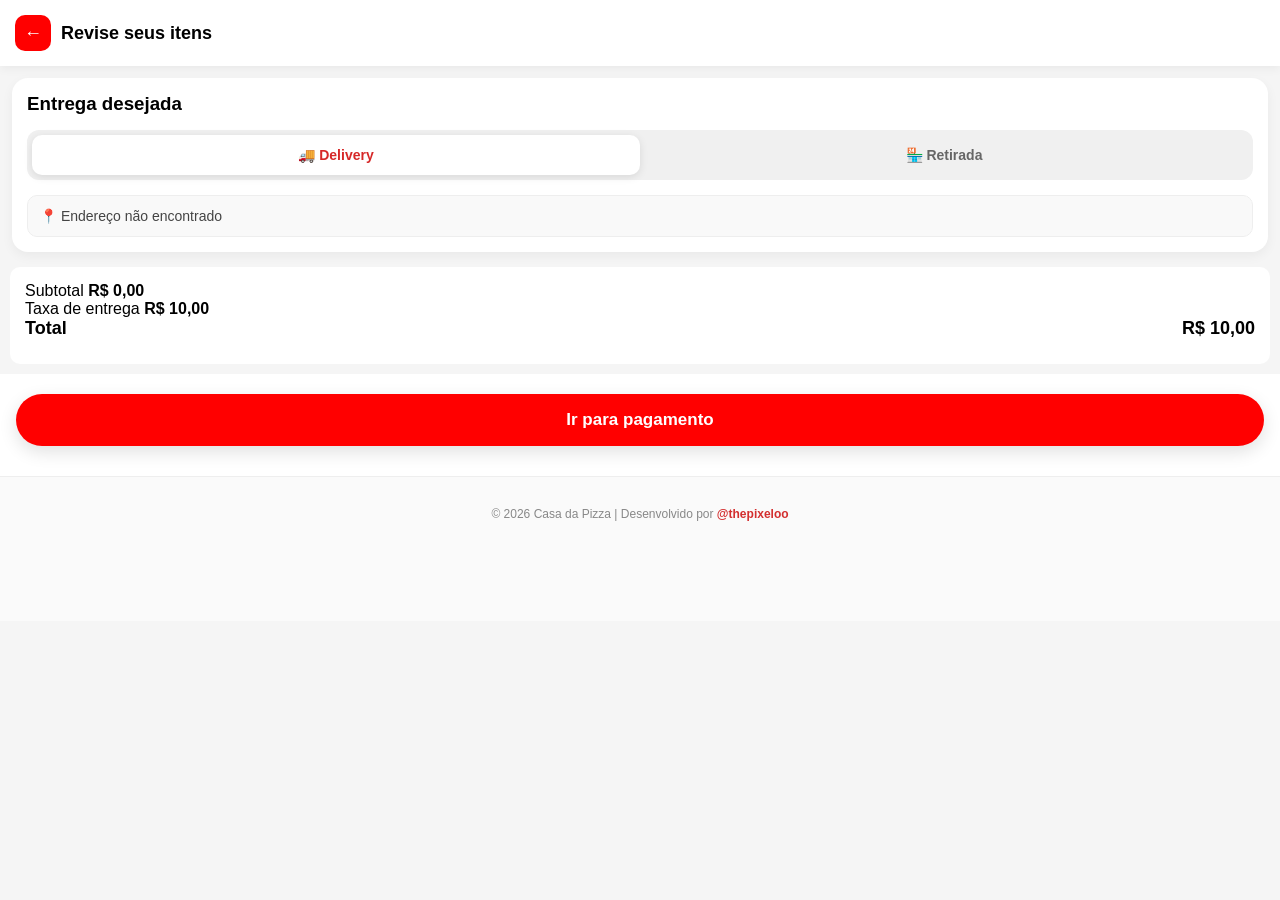
<file: Nova pasta/carrinho.html>
<!DOCTYPE html>
<html lang="pt-BR">
<head>
<meta charset="UTF-8">
<meta name="viewport" content="width=device-width, initial-scale=1.0">
<title>Carrinho</title>
<link rel="stylesheet" href="style.css">
<link rel="icon" href="favicon.png" type="image/png">
<style>
  .delivery-toggle {
    display: flex;
    background: #f0f0f0;
    border-radius: 12px;
    padding: 5px;
    margin-top: 15px;
    margin-bottom: 15px;
  }
  .toggle-btn {
    flex: 1;
    text-align: center;
    padding: 12px 0;
    font-size: 14px;
    font-weight: 600;
    color: #666;
    border-radius: 10px;
    cursor: pointer;
    transition: all 0.3s ease;
  }
  .toggle-btn.ativa {
    background: #fff;
    color: #d62828;
    box-shadow: 0 2px 8px rgba(0,0,0,0.1);
  }
  .endereco-entrega {
    font-size: 14px;
    color: #444;
    background: #f9f9f9;
    padding: 12px;
    border-radius: 10px;
    border: 1px solid #eee;
    margin-top: 5px;
  }
</style>
</head>

<body>

    <div class="checkout-header">
  <button class="back-btn" onclick="history.back()">
    <span class="arrow">←</span>
  </button>
  <h1>Revise seus itens</h1>
</div>

<section id="itensCarrinho"></section>

<section class="card entrega">
  <h3>Entrega desejada</h3>

  <div class="delivery-toggle">
    <div class="toggle-btn ativa" id="btn-delivery" onclick="setEntrega('delivery')">
      🚚 Delivery
    </div>
    <div class="toggle-btn" id="btn-retirada" onclick="setEntrega('retirada')">
      🏪 Retirada
    </div>
  </div>

  <p class="endereco-entrega">
     <span id="endereco"></span>
  </p>
</section>

<section class="resumo">
  <div>
    <span>Subtotal</span>
    <strong id="subtotal">R$ 0,00</strong>
  </div>

  <div>
    <span>Taxa de entrega</span>
    <strong id="frete-text">R$ 10,00</strong>
  </div>

  <div class="total">
    <span>Total</span>
    <strong id="total">R$ 0,00</strong>
  </div>
</section>

<div class="payment-area">
  <button class="pay-btn" onclick="finalizarPedido()">Ir para pagamento</button>
</div>

<footer style="text-align: center; padding: 30px 10px 100px 10px; font-size: 12px; color: #888; background: #fafafa; border-top: 1px solid #eee;">
  © 2026 Casa da Pizza | Desenvolvido por <a href="https://www.instagram.com/thepixeloo/" target="_blank" style="color: #d32f2f; text-decoration: none; font-weight: bold;">@thepixeloo</a>
</footer>

<script>
let carrinho = JSON.parse(localStorage.getItem("carrinho")) || [];

carrinho = carrinho.filter(item =>
  item && item.nome && item.preco && !isNaN(item.preco)
);

// Atualiza o localStorage removendo os itens quebrados
localStorage.setItem("carrinho", JSON.stringify(carrinho));

const container = document.getElementById("itensCarrinho");

function renderCarrinho(){

  container.innerHTML = "";
  let subtotal = 0;

  carrinho.forEach((item, i) => {

    const precoUnit = parseFloat(item.preco);
const qtd = item.qtd || 1;
const totalItem = precoUnit * qtd;

subtotal += totalItem;

    container.innerHTML += `
      <div class="item">
        <img src="${item.img || 'https://images.unsplash.com/photo-1565299624946-b28f40a0ae38'}">

        <div>
          <h4>${item.nome}</h4>
          <p>${item.sabor || ""}${item.preparo ? " • Opção: " + item.preparo : ""}</p>

          ${item.observacao ? `<small>📝 ${item.observacao}</small>` : ""}

          <p class="preco">R$ ${(precoUnit * qtd).toFixed(2)}</p>
        </div>

        <div class="qtd-box">
  <button onclick="menos(${i})">−</button>
  <span>${item.qtd || 1}</span>
  <button onclick="mais(${i})">+</button>
</div>
    `;
  });

  const tipoEntrega = localStorage.getItem("tipoEntrega") || "delivery";
  const frete = tipoEntrega === "retirada" ? 0 : (parseFloat(localStorage.getItem("freteUsuario")) || 10);
  
  document.getElementById("subtotal").innerText = "R$ " + subtotal.toFixed(2).replace('.', ',');
  document.getElementById("frete-text").innerText = tipoEntrega === "retirada" ? "Grátis" : ("R$ " + frete.toFixed(2).replace('.', ','));
  document.getElementById("total").innerText = "R$ " + (subtotal + frete).toFixed(2).replace('.', ',');
}

function remover(i){
  carrinho.splice(i,1);
  localStorage.setItem("carrinho",JSON.stringify(carrinho));
  renderCarrinho();
}

function mais(i){
  carrinho[i].qtd = (carrinho[i].qtd || 1) + 1;
  localStorage.setItem("carrinho", JSON.stringify(carrinho));
  renderCarrinho();
}

function menos(i){
  if((carrinho[i].qtd || 1) > 1){
    carrinho[i].qtd--;
    localStorage.setItem("carrinho", JSON.stringify(carrinho));
    renderCarrinho();
  } else {
    remover(i);
  }
}

renderCarrinho();

function setEntrega(tipo) {
  const btnDelivery = document.getElementById("btn-delivery");
  const btnRetirada = document.getElementById("btn-retirada");
  const enderecoEl = document.getElementById("endereco");

  localStorage.setItem("tipoEntrega", tipo);

  if (tipo === 'retirada') {
    btnRetirada.classList.add("ativa");
    btnDelivery.classList.remove("ativa");
    enderecoEl.textContent = "📍 Retirada: Rua Odilio de Medeiros 210 (Chatuba)";
  } else {
    btnDelivery.classList.add("ativa");
    btnRetirada.classList.remove("ativa");
    const enderecoSalvo = localStorage.getItem("enderecoUsuario");
    enderecoEl.textContent = enderecoSalvo ? `📍 ${enderecoSalvo}` : "📍 Endereço não encontrado";
  }

  renderCarrinho();
}

// Inicializa a entrega corretamente
const tipoAtual = localStorage.getItem("tipoEntrega") || "delivery";
setEntrega(tipoAtual);

window.addEventListener("storage", () => {
  const tipoAtual = localStorage.getItem("tipoEntrega") || "delivery";
  if (tipoAtual === "delivery") {
    const enderecoSalvo = localStorage.getItem("enderecoUsuario");
    const enderecoEl = document.getElementById("endereco");
    if (enderecoEl && enderecoSalvo) {
      enderecoEl.textContent = `📍 ${enderecoSalvo}`;
    }
  }
});

function finalizarPedido() {
  const carrinho = JSON.parse(localStorage.getItem("carrinho")) || [];
  const endereco = localStorage.getItem("enderecoUsuario");

  if (carrinho.length === 0) {
    alert("Seu carrinho está vazio 🛒");
    return;
  }

  const tipoEntrega = localStorage.getItem("tipoEntrega") || "delivery";
  if (tipoEntrega === "delivery" && !endereco) {
    alert("Por favor, selecione um endereço 📍");
    return;
  }

  // tudo certo → vai para pagamento
  window.location.href = "pagamento.html";
}



</script>

</body>
</html>
</file>
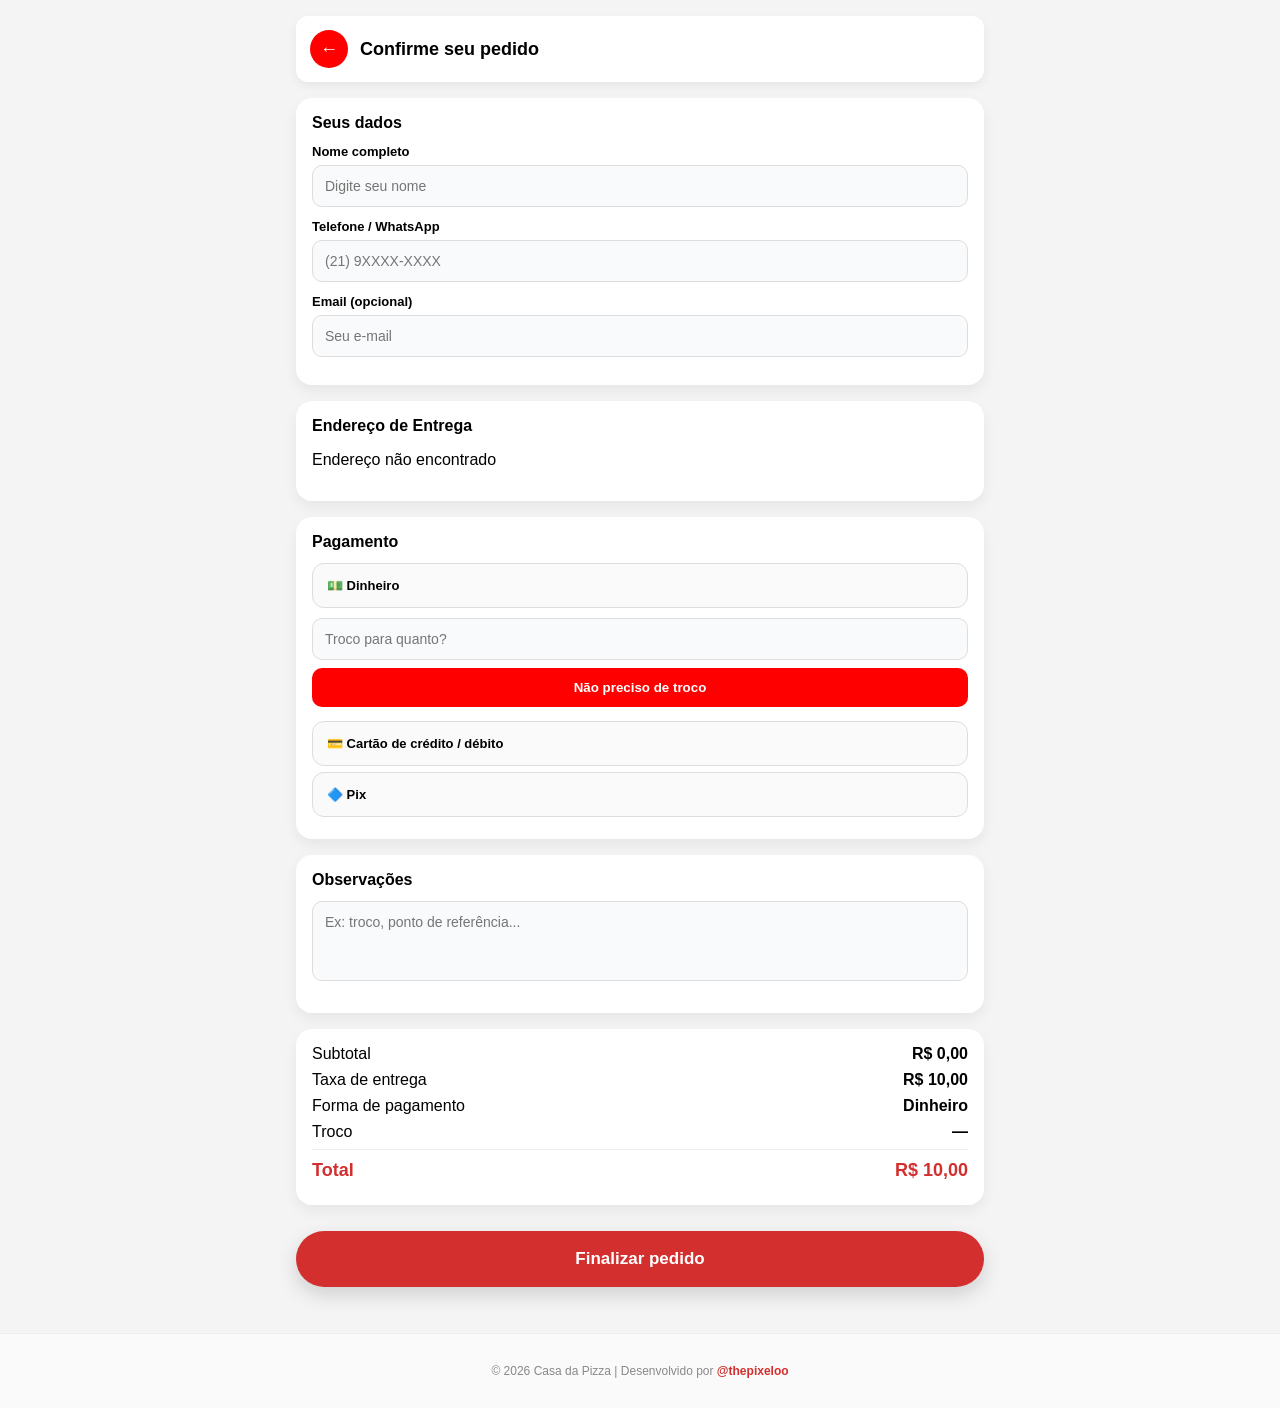
<file: Nova pasta/pagamento.html>
<!DOCTYPE html>
<html lang="pt-BR">

<head>
  <meta charset="UTF-8">
  <meta name="viewport" content="width=device-width, initial-scale=1.0">
  <title>Pagamento</title>
  <link rel="stylesheet" href="pagamento.css">
  <link rel="icon" href="favicon.png" type="image/png">
</head>

<body>

  <div class="container">

    <header class="header">
      <button onclick="history.back()">←</button>
      <h2>Confirme seu pedido</h2>
    </header>

    <!-- SEUS DADOS -->
    <section class="card">
      <h3>Seus dados</h3>

      <label>Nome completo</label>
      <input type="text" id="nomeCliente" placeholder="Digite seu nome" required>

      <label>Telefone / WhatsApp</label>
      <input type="tel" id="telefoneCliente" placeholder="(21) 9XXXX-XXXX" required inputmode="numeric">

      <label>Email (opcional)</label>
      <input type="email" id="emailCliente" placeholder="Seu e-mail">
    </section>

    <!-- ENDEREÇO -->
    <section class="card">
      <h3 id="tituloEndereco">Endereço de Entrega</h3>
      <p id="endereco">Carregando endereço...</p>
    </section>

    <!-- PAGAMENTO -->
    <section class="card">
      <h3>Pagamento</h3>

      <label class="opcao">
        <input type="radio" name="pagamento" value="dinheiro" checked onchange="trocoToggle()">
        💵 Dinheiro
      </label>

      <div id="trocoBox" class="troco-box">
        <input type="radio" name="pagamento" value="dinheiro" checked onchange="trocoToggle()">
        <input type="text" id="trocoPara" placeholder="Troco para quanto?" inputmode="numeric">
        <button type="button" onclick="semTroco()">Não preciso de troco</button>
      </div>

      <label class="opcao">
        <input type="radio" name="pagamento" value="cartao" onchange="trocoToggle()">
        💳 Cartão de crédito / débito
      </label>

      <label class="opcao">
        <input type="radio" name="pagamento" value="pix" onchange="pagamentoToggle()">
        🔷 Pix
      </label>

      <div id="pixArea" class="pix-area">
        <div class="pix-box">
          <span id="pixChave">14224551730</span>
          <button type="button" id="btnCopiarPix" onclick="copiarPix()">Copiar</button>
        </div>

        <p class="pix-aviso">
          Pedro Otávio
          Banco: Nubank
          📲 Após finalizar o pedido, envie o comprovante de pagamento pelo WhatsApp.
        </p>
      </div>
    </section>

    <!-- OBSERVAÇÕES -->
    <section class="card">
      <h3>Observações</h3>
      <textarea id="obsPedido" placeholder="Ex: troco, ponto de referência..."></textarea>
    </section>

    <!-- RESUMO -->
    <section class="card">
      <div class="linha">
        <span>Subtotal</span>
        <strong id="subtotal">R$ 0,00</strong>
      </div>

      <div class="linha">
        <span>Taxa de entrega</span>
        <strong id="frete-text">R$ 10,00</strong>
      </div>

      <div class="linha" id="linhaPagamento">
        <span>Forma de pagamento</span>
        <strong id="formaPagamento">Dinheiro</strong>
      </div>

      <div class="linha" id="linhaTroco" style="display:none;">
        <span>Troco</span>
        <strong id="infoTroco">—</strong>
      </div>

      <div class="linha total">
        <span>Total</span>
        <strong id="total">R$ 0,00</strong>
      </div>
    </section>

    <!-- BOTÃO FINAL -->
    <button class="btn-finalizar" onclick="finalizar()">Finalizar pedido</button>

  </div>

  <footer style="text-align: center; padding: 30px 10px 30px 10px; font-size: 12px; color: #888; background: #fafafa; border-top: 1px solid #eee;">
    © 2026 Casa da Pizza | Desenvolvido por <a href="https://www.instagram.com/thepixeloo/" target="_blank" style="color: #d32f2f; text-decoration: none; font-weight: bold;">@thepixeloo</a>
  </footer>

  <script>
    const carrinho = JSON.parse(localStorage.getItem("carrinho")) || [];
    const endereco = localStorage.getItem("enderecoUsuario");

    let subtotal = carrinho.reduce((s, i) => s + parseFloat(i.preco), 0);
    const tipoEntrega = localStorage.getItem("tipoEntrega") || "delivery";
    const frete = tipoEntrega === "retirada" ? 0 : (parseFloat(localStorage.getItem("freteUsuario")) || 10);

    document.getElementById("subtotal").innerText = "R$ " + subtotal.toFixed(2).replace('.', ',');
    document.getElementById("frete-text").innerText = tipoEntrega === "retirada" ? "Grátis" : ("R$ " + frete.toFixed(2).replace('.', ','));
    document.getElementById("total").innerText = "R$ " + (subtotal + frete).toFixed(2).replace('.', ',');

    if (tipoEntrega === "retirada") {
      document.getElementById("tituloEndereco").innerText = "Local de Retirada";
      document.getElementById("endereco").innerText = "Rua Odilio de Medeiros 210 (Chatuba)";
    } else {
      document.getElementById("tituloEndereco").innerText = "Endereço de Entrega";
      document.getElementById("endereco").innerText = endereco || "Endereço não encontrado";
    }

    function finalizar() {

      const nome = document.getElementById("nomeCliente").value.trim();
      const telefone = document.getElementById("telefoneCliente").value.trim();

      if (!nome) {
        alert("Por favor, informe seu nome.");
        return;
      }

      if (!telefone) {
        alert("Por favor, informe seu telefone.");
        return;
      }

      const telefoneNumeros = telefone.replace(/\D/g, "");
      if (telefoneNumeros.length < 10) {
        alert("Digite um telefone válido.");
        return;
      }

      const endereco = localStorage.getItem("enderecoUsuario");
      const carrinho = JSON.parse(localStorage.getItem("carrinho")) || [];
      const pagamento = document.querySelector('input[name="pagamento"]:checked').value;
      const troco = document.getElementById("infoTroco").textContent;
      const total = document.getElementById("total").textContent;

      const obsPedido = document.getElementById("obsPedido")
        ? document.getElementById("obsPedido").value
        : "";

      let textoItens = "";

      carrinho.forEach(item => {
        let detalhesItem = item.sabor || "";
        if (item.preparo) detalhesItem += " • " + item.preparo;
        textoItens += `• ${item.nome} (${detalhesItem}) - R$ ${item.preco}\n`;

        if (item.observacao) {
          textoItens += `   📝 Obs: ${item.observacao}\n`;
        }
      });

      // 🔥 SALVA NO PERFIL
      localStorage.setItem("cliente", JSON.stringify({
        nome: nome,
        telefone: telefone,
        email: document.getElementById("emailCliente")
          ? document.getElementById("emailCliente").value
          : ""
      }));

      const tipoEntregaMensagem = localStorage.getItem("tipoEntrega") || "delivery";
      let enderecoMensagem = "";

      if (tipoEntregaMensagem === "retirada") {
        enderecoMensagem = "🏪 Retirada na Loja: Rua Odilio de Medeiros 210 (Chatuba)";
      } else {
        enderecoMensagem = `📍 Endereço de Entrega:\n${endereco}`;
      }

      let mensagem =
        `🧾 *PEDIDO CONFIRMADO*

👤 Cliente: ${nome}
📞 Telefone: ${telefone}

${enderecoMensagem}

🍕 Itens:
${textoItens}`;

      if (obsPedido && obsPedido.trim() !== "") {
        mensagem += `

📝 *Observações do pedido*
${obsPedido}`;
      }

      mensagem += `

💳 Pagamento: ${pagamento}
💵 Troco: ${troco}

💰 Total: ${total}

Obrigado pela preferência! 🙏`;

      const numeroWhats = "5521990884136";

      // Utilizando wa.me para forçar a abertura direto no aplicativo no celular da forma mais automática possível
      const url = `https://wa.me/${numeroWhats}?text=${encodeURIComponent(mensagem)}`;

      // Esvazia carrinho
      localStorage.removeItem("carrinho");

      // Redireciona a janela atual primeiro e, no cenário ideal, o WhatsApp é aberto em seguida.
      window.location.href = url;

      // Opcional: Volta para o index após um tempo para limpar a tela de pagamento
      setTimeout(() => {
        window.location.replace("index.html");
      }, 3000);
    }

    function trocoToggle() {
      const tipo = document.querySelector('input[name="pagamento"]:checked').value;
      const box = document.getElementById("trocoBox");
      const linhaTroco = document.getElementById("linhaTroco");
      const infoTroco = document.getElementById("infoTroco");

      if (tipo === "dinheiro") {
        box.classList.add("ativo");
        linhaTroco.style.display = "flex";
      } else {
        box.classList.remove("ativo");
        linhaTroco.style.display = "none";
        infoTroco.textContent = "—"; // 👈 limpa corretamente
      }
    }

    function semTroco() {
      document.getElementById("trocoPara").value = "";
      document.getElementById("infoTroco").textContent = "Não precisa de troco";
      document.getElementById("trocoBox").classList.remove("ativo");
    }

    document.getElementById("trocoPara").addEventListener("input", (e) => {
      document.getElementById("infoTroco").textContent =
        e.target.value ? `Troco para R$ ${e.target.value}` : "—";
    });

    trocoToggle();

    function atualizarFormaPagamento() {
      const tipo = document.querySelector('input[name="pagamento"]:checked').value;
      const texto = document.getElementById("formaPagamento");

      if (tipo === "dinheiro") {
        texto.textContent = "Dinheiro";
      } else if (tipo === "cartao") {
        texto.textContent = "Cartão de crédito / débito";
      } else if (tipo === "pix") {
        texto.textContent = "Pix";
      }
    }

    // chama quando muda
    document.querySelectorAll('input[name="pagamento"]').forEach(radio => {
      radio.addEventListener("change", atualizarFormaPagamento);
    });

    // inicia correto ao carregar
    atualizarFormaPagamento();

    function pagamentoToggle() {
      const tipo = document.querySelector('input[name="pagamento"]:checked').value;
      const pixBox = document.getElementById("pixBox");

      pixBox.classList.toggle("ativo", tipo === "pix");
    }

    document.querySelectorAll('input[name="pagamento"]').forEach(radio => {
      radio.addEventListener("change", pagamentoToggle);
    });

    function copiarPix() {
      const chave = document.getElementById("pixChave").innerText;
      const btn = document.getElementById("btnCopiarPix");

      if (navigator.clipboard && window.isSecureContext) {
        navigator.clipboard.writeText(chave);
      } else {
        // Fallback para quando o HTML for aberto direto da pasta (sem https)
        const textArea = document.createElement("textarea");
        textArea.value = chave;
        textArea.style.position = "fixed";
        textArea.style.opacity = "0";
        document.body.appendChild(textArea);
        textArea.focus();
        textArea.select();
        try {
          document.execCommand("copy");
        } catch (err) {
          console.error("Falha ao copiar", err);
        }
        document.body.removeChild(textArea);
      }

      btn.textContent = "Copiado ✓";
      btn.classList.add("copiado");

      setTimeout(() => {
        btn.textContent = "Copiar";
        btn.classList.remove("copiado");
      }, 2000);
    }

    pagamentoToggle();

    const trocoInput = document.getElementById("trocoPara");

    trocoInput.addEventListener("input", () => {
      let numeros = trocoInput.value.replace(/\D/g, "");

      if (!numeros) {
        trocoInput.value = "";
        document.getElementById("infoTroco").textContent = "—";
        return;
      }

      const valor = (parseInt(numeros) / 100).toFixed(2);

      const formatado = "R$ " + valor
        .replace(".", ",")
        .replace(/\B(?=(\d{3})+(?!\d))/g, ".");

      trocoInput.value = formatado;
      document.getElementById("infoTroco").textContent = `Troco para ${formatado}`;
    });

    function pagamentoToggle() {
      const tipo = document.querySelector('input[name="pagamento"]:checked').value;
      const pixArea = document.getElementById("pixArea");

      if (tipo === "pix") {
        pixArea.classList.add("ativo");
      } else {
        pixArea.classList.remove("ativo");
      }
    }

    pagamentoToggle();

    const tel = document.getElementById("telefoneCliente");

    if (tel) {
      tel.addEventListener("input", () => {

        let v = tel.value.replace(/\D/g, "");

        if (v.length > 11) v = v.slice(0, 11);

        if (v.length > 6) {
          tel.value = `(${v.slice(0, 2)}) ${v.slice(2, 7)}-${v.slice(7)}`;
        }
        else if (v.length > 2) {
          tel.value = `(${v.slice(0, 2)}) ${v.slice(2)}`;
        }
        else if (v.length > 0) {
          tel.value = `(${v}`;
        }
        else {
          tel.value = "";
        }
      });
    }

    ["nomeCliente", "telefoneCliente", "emailCliente"].forEach(id => {
      const input = document.getElementById(id);

      if (input) {
        input.addEventListener("input", () => {
          const cliente = {
            nome: document.getElementById("nomeCliente").value,
            telefone: document.getElementById("telefoneCliente").value,
            email: document.getElementById("emailCliente").value
          };

          localStorage.setItem("cliente", JSON.stringify(cliente));
        });
      }
    });

    window.addEventListener("load", () => {
      const cliente = JSON.parse(localStorage.getItem("cliente"));

      if (cliente) {
        document.getElementById("nomeCliente").value = cliente.nome || "";
        document.getElementById("telefoneCliente").value = cliente.telefone || "";
        document.getElementById("emailCliente").value = cliente.email || "";
      }
    });

    ["nomeCliente", "telefoneCliente", "emailCliente"].forEach(id => {
      const input = document.getElementById(id);

      if (input) {
        input.addEventListener("input", () => {
          const cliente = {
            nome: document.getElementById("nomeCliente").value,
            telefone: document.getElementById("telefoneCliente").value,
            email: document.getElementById("emailCliente").value
          };

          localStorage.setItem("cliente", JSON.stringify(cliente));
        });
      }
    });

  </script>

</body>

</html>
</file>
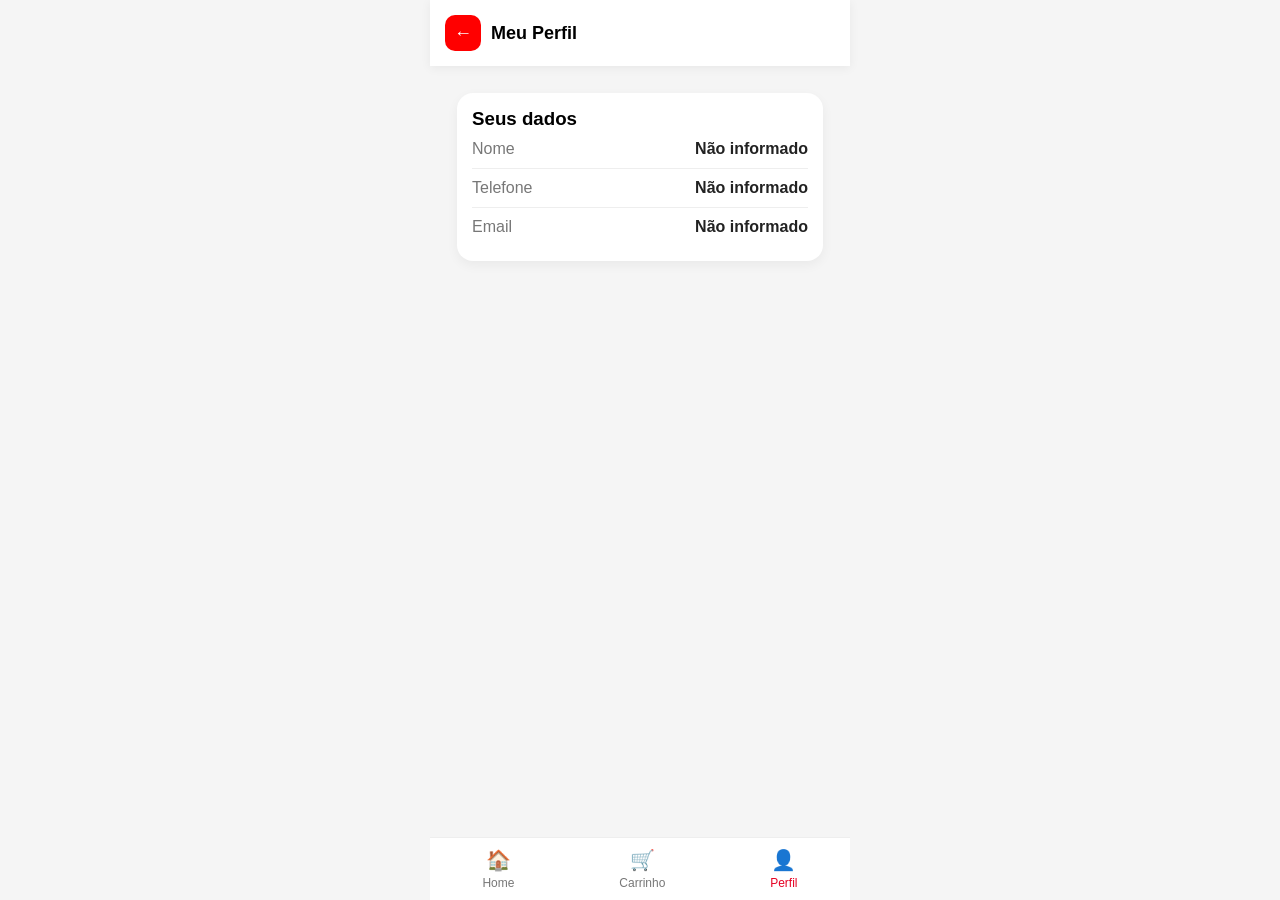
<file: Nova pasta/perfil.html>
<!DOCTYPE html>
<html lang="pt-BR">
<head>
  <meta charset="UTF-8">
  <meta name="viewport" content="width=device-width, initial-scale=1.0">
  <title>Perfil</title>
<link rel="icon" href="favicon.png" type="image/png">
  <link rel="stylesheet" href="./style.css">
</head>

<body>

<div class="app">

  <!-- HEADER -->
  <div class="checkout-header">
    <button class="back-btn" onclick="history.back()">←</button>
    <h1>Meu Perfil</h1>
  </div>

  <!-- CONTEÚDO -->
  <div class="container">

    <section class="card">
      <h3>Seus dados</h3>

      <div class="linha-perfil">
        <span>Nome</span>
        <strong id="nome">Carregando...</strong>
      </div>

      <div class="linha-perfil">
        <span>Telefone</span>
        <strong id="telefone">Carregando...</strong>
      </div>

      <div class="linha-perfil">
        <span>Email</span>
        <strong id="email">Carregando...</strong>
      </div>

    </section>

  </div>

</div>

<!-- MENU (APENAS UM) -->
<div class="bottom-menu">
  <div class="menu-item" onclick="irPara('index.html')">
    <span>🏠</span>
    <p>Home</p>
  </div>

    <div class="menu-item" onclick="irPara('carrinho.html')">
    <span>🛒</span>
    <p>Carrinho</p>
  </div>

  <div class="menu-item ativo">
    <span>👤</span>
    <p>Perfil</p>
  </div>
</div>

<script>
const cliente = JSON.parse(localStorage.getItem("cliente")) || {};

document.getElementById("nome").innerText = cliente.nome || "Não informado";
document.getElementById("telefone").innerText = cliente.telefone || "Não informado";
document.getElementById("email").innerText = cliente.email || "Não informado";

function irPara(pagina){
  window.location.href = pagina;
}
</script>

</body>
</html>
</file>
<file: Nova pasta/style.css>
* {
  margin: 0;
  padding: 0;
  box-sizing: border-box;
  font-family: 'Poppins', sans-serif;
}

body {
  background: #f5f5f5;
}

/* TOPO */
.location {
  background: white;
  padding: 12px;
  font-size: 14px;
  border-bottom: 1px solid #eee;
}

/* HERO (🔑 menor igual antes) */
.hero {
  width: 100%;
  height: 250px;
  position: relative;
  overflow: hidden;
}

.hero img {
  width: 100%;
  height: 100%;
  object-fit: cover;
  filter: brightness(0.9);
}

.hero::after {
  content: "";
  position: absolute;
  width: 100%;
  height: 100%;
  top: 0;
  left: 0;
  background: linear-gradient(to top, rgba(0,0,0,0.4), transparent);
}

/* SEÇÃO */
.section {
  padding: 10px;
}

.section h2 {
  font-size: 16px;
  margin-bottom: 10px;
}

/* CARDS */
.cards {
  display: grid;
  grid-template-columns: repeat(2, 1fr);
  gap: 8px; /* 🔥 menor */
}

.card {
  background: white;
  border-radius: 16px;
  overflow: hidden;
  box-shadow: 0 4px 10px rgba(0,0,0,0.08);
}

.card img {
  width: 100%;
  height: 120px;
  object-fit: cover;
}

.card-content {
  padding: 10px;
}

.title {
  font-size: 14px;
  font-weight: 600;
}

.price {
  color: #d62828;
  font-weight: bold;
  margin: 4px 0;
}

/* BOTÃO */
.add-btn {
  width: 100%;
  padding: 10px;
  border: none;
  border-radius: 10px;
  background: #d62828;
  color: white;
  font-size: 13px;
  font-weight: 600;
  margin-top: 6px;
}

.add-btn:active {
  transform: scale(0.96);
}

/* MENU */
.bottom-menu {
  position: fixed;
  bottom: 0;
  width: 100%;
  background: white;
  display: flex;
  justify-content: space-around;
  padding: 8px 0;
  border-top: 1px solid #eee;
}

.menu-item {
  text-align: center;
  font-size: 11px;
  color: #555;
}

.menu-item span {
  display: block;
  font-size: 18px;
}

.menu-item p {
  margin-top: 2px;
}

.menu-item:active {
  transform: scale(0.9);
}

/* MODAL */
.modal {
  position: fixed;
  top: 0;
  left: 0;
  width: 100%;
  height: 100%;
  background: rgba(0,0,0,0.6);
  display: none;
  align-items: center;
  justify-content: center;
}

.modal-content {
  border-radius: 20px 20px 0 0;
  position: fixed;
  bottom: 0;
  left: 0;
  right: 0;

  max-height: 85vh;
  overflow-y: auto;
}

/* INPUT */
input, select {
  width: 100%;
  padding: 10px;
  margin-top: 10px;
  border-radius: 8px;
  border: 1px solid #ccc;
}

/* BOTÃO CONFIRMAR */
.confirmar {
  width: 100%;
  padding: 14px;
  border: none;
  border-radius: 10px;
  background: #d62828;
  color: white;
  margin-top: 10px;
}

/* LISTA */
.endereco-item {
  display: flex;
  justify-content: space-between;
  align-items: center;
  background: #f5f5f5;
  padding: 12px;
  border-radius: 10px;
  margin-bottom: 10px;
}

.endereco-info {
  flex: 1;
  cursor: pointer;
}

.btn-excluir {
  background: transparent;
  border: none;
  font-size: 18px;
  cursor: pointer;
  color: #999;
  margin-left: 10px;
}

.btn-excluir:hover {
  color: #d62828;
}

.popup {
  position: relative;
  top: 0;
  left: 0;
  width: 100%;
  height: 100%;
  background: rgba(0,0,0,0.6);
  display: none;
  align-items: center;
  justify-content: center;
  z-index: 999;
}

.popup-content {
  background: white;
  padding: 20px;
  border-radius: 16px;
  width: 90%;
  max-width: 400px;
}

.popup-content h3 {
  margin-bottom: 10px;
}

.popup-content label {
  display: block;
  margin-top: 10px;
  font-size: 13px;
}

.popup-content select,
.popup-content textarea {
  width: 100%;
  padding: 10px;
  margin-top: 5px;
  border-radius: 10px;
  border: 1px solid #ccc;
}

.popup-content textarea {
  resize: none;
  height: 80px;
}

.fechar-popup{
  position: absolute;
  top: 10px;      /* ⬅️ volta pra dentro */
  right: 10px;

  width: 34px;
  height: 34px;

  border-radius: 50%;
  border: none;

  background: #fff;
  color: #333;

  font-size: 18px;
  font-weight: bold;

  display: flex;
  align-items: center;
  justify-content: center;

  cursor: pointer;
  z-index: 10;

  box-shadow: 0 4px 10px rgba(0,0,0,0.15);
}

.fechar-popup:active{
  transform: scale(0.9);
}

.popup-content{
  position: relative;
  overflow: visible;
}

.opcoes-preparo {
  margin-top: 8px;
}

.opcao-card {
  display: flex !important;
  justify-content: space-between;
  align-items: center;
  padding: 14px;
  border-radius: 12px;
  background: #f7f7f7;
  margin-bottom: 10px;
  cursor: pointer;
  border: 2px solid transparent;
  transition: all 0.2s ease;
  position: relative;
}

.opcao-card input {
  display: none;
}

/* QUANDO SELECIONADO */
.opcao-card:has(input:checked) {
  background: #fff5f5;
  border: 2px solid #d62828;
}

/* TEXTO */
.info {
  display: flex;
  flex-direction: column;
}

.titulo {
  font-weight: 600;
  font-size: 14px;
}

.preco {
  font-size: 13px;
}

.preco.positivo {
  color: #d62828;
}

.preco.negativo {
  color: #2a9d8f;
}

/* RADIO CUSTOM */
.radio {
  width: 18px;
  height: 18px;
  border: 2px solid #ccc;
  border-radius: 50%;
  position: relative;
}

.opcao-card:has(input:checked) .radio {
  border-color: #d62828;
}

.opcao-card:has(input:checked) .radio::after {
  content: "";
  width: 10px;
  height: 10px;
  background: #d62828;
  border-radius: 50%;
  position: absolute;
  top: 50%;
  left: 50%;
  transform: translate(-50%, -50%);
}

/* CHECKBOX CUSTOM */
.checkbox-custom {
  width: 18px;
  height: 18px;
  border: 2px solid #ccc;
  border-radius: 4px;
  position: relative;
}

.opcao-card:has(input:checked) .checkbox-custom {
  border-color: #d62828;
}

.opcao-card:has(input:checked) .checkbox-custom::after {
  content: "";
  width: 10px;
  height: 10px;
  background: #d62828;
  border-radius: 2px;
  position: absolute;
  top: 50%;
  left: 50%;
  transform: translate(-50%, -50%);
}

.cart {
  position: relative;
}

#cart-count {
  position: absolute;
  top: -2px;
  right: 10px;
  background: #d62828;
  color: white;
  font-size: 10px;
  padding: 2px 6px;
  border-radius: 20px;
  font-weight: bold;
}

.popup {
  position: fixed;
  inset: 0;
  background: rgba(0,0,0,.4);
  display: none;
  align-items: flex-end;
  z-index: 999;
}

/* ANIMAÇÃO */
.popup-content {
  background: #fff;
  width: 100%;
  border-radius: 20px 20px 0 0;
  padding: 20px;
  padding-bottom: 30px;
  transform: translateY(100%);
  transition: transform 0.3s ease;
  max-height: 85vh;
  overflow-y: auto;
}

/* QUANDO ABRE */
.popup.active .popup-content {
  transform: translateY(0);
}

.opcao-card {
  transition: all 0.2s ease;
}

.opcao-card:active {
  transform: scale(0.97);
}

.opcao-card:has(input:checked) {
  background: #fff5f5;
  border: 2px solid #d62828;
  transform: scale(1.02);
}

.barra-bottom button {
  background: #d62828;
  transition: 0.2s;
}

.barra-bottom button:active {
  transform: scale(0.95);
}

/* ===== Carrinho ===== */
.cart-icon {
  position: fixed;
  top: 20px;
  right: 20px;
  font-size: 32px;
  z-index: 1000;
}

/* ===== Toast ===== */
.toast {
  position: fixed;
  bottom: 20px;
  right: 20px;
  background: #222;
  color: #fff;
  padding: 12px 18px;
  border-radius: 10px;
  opacity: 0;
  transform: translateY(20px);
  transition: all .3s ease;
  z-index: 9999;
}
.toast.show {
  opacity: 1;
  transform: translateY(0);
}

/* ===== Modal ===== */
.modal {
  display: none;
  position: fixed;
  inset: 0;
  background: rgba(0,0,0,0.5);
  justify-content: center;
  align-items: center;
  z-index: 9999;
}
.modal-content {
  background: #fff;
  padding: 25px;
  border-radius: 16px;
  text-align: center;
  width: 280px;
  animation: pop .3s ease;
}
.modal-content button {
  margin-top: 10px;
  padding: 10px 15px;
  border: none;
  background: black;
  color: white;
  border-radius: 8px;
  cursor: pointer;
}

@keyframes pop {
  from { transform: scale(.7); opacity: 0; }
  to { transform: scale(1); opacity: 1; }
}

/* ===== Produto voando ===== */
.fly-img {
  position: fixed;
  width: 60px;
  pointer-events: none;
  transition: transform .8s ease-in-out, opacity .8s;
  z-index: 9999;
}

.toast {
  position: fixed;
  bottom: 90px;
  left: 50%;
  transform: translateX(-50%) translateY(20px);
  background: #2ecc71;
  color: white;
  padding: 14px 18px;
  border-radius: 12px;
  font-size: 14px;
  opacity: 0;
  transition: all .3s ease;
  z-index: 9999;
  box-shadow: 0 6px 20px rgba(0,0,0,.2);
}

.toast.show {
  opacity: 1;
  transform: translateX(-50%) translateY(0);
}

.fly-item {
  position: fixed;
  width: 20px;
  height: 20px;
  background: #d62828;
  border-radius: 50%;
  z-index: 9999;
  pointer-events: none;
  transition: all 0.7s cubic-bezier(.65,.01,.3,1.2);
}

.cart-list{
  padding:15px;
}

.cart-item{
  display:flex;
  justify-content:space-between;
  align-items:center;
  background:#fff;
  padding:15px;
  border-radius:12px;
  margin-bottom:10px;
  box-shadow:0 5px 15px rgba(0,0,0,.08);
}

.qtd-box {
  display: flex;
  align-items: center;
  justify-content: space-between;

  background: #ff0000;
  border-radius: 40px;
  padding: 6px 12px;
  width: 110px;

  box-shadow: 0 4px 12px rgba(0,0,0,0.08);
}

/* botões */
.qtd-box button {
  border: none;
  background: transparent;
  font-size: 22px;
  font-weight: bold;
  color: #ffffff;
  cursor: pointer;

  width: 30px;
  height: 30px;

  display: flex;
  align-items: center;
  justify-content: center;

  transition: 0.2s;
}

/* efeito clique */
.qtd-box button:active {
  transform: scale(0.85);
}

/* número */
.qtd-box span {
  font-size: 18px;
  font-weight: 600;
  color: #ffffff;
  min-width: 20px;
  text-align: center;
}

/* divisórias (linhas no meio) */
.qtd-box span::before,
.qtd-box span::after {
  content: "";
  position: absolute;
  width: 1px;
  height: 20px;
  background: #ffffff;
}

.qtd-box {
  position: relative;
}

.qtd-box span::before {
  left: 35%;
}

.qtd-box span::after {
  right: 35%;
}

.resumo{
  background:#fff;
  padding:15px;
  margin:15px;
  border-radius:12px;
}

.linha, .total{
  display:flex;
  justify-content:space-between;
  margin-bottom:10px;
}

.total{
  font-size:18px;
}

.checkout-btn{
  position:fixed;
  bottom:0;
  width:100%;
  padding:18px;
  background:#d62828;
  color:white;
  font-size:18px;
  border:none;
}

body{
  margin:0;
  background:#f2f2f2;
  font-family:sans-serif;
}

.header{
  background:#fff;
  padding:15px;
  display:flex;
  gap:10px;
  align-items:center;
}

.item{
  background:#fff;
  display:flex;
  gap:10px;
  padding:10px;
  margin:10px;
  border-radius:10px;
  align-items:center;
}

.item img{
  width:70px;
  height:70px;
  border-radius:8px;
}

.qty button{
  width:30px;
  height:30px;
  border:none;
  background:#d62828;
  color:#fff;
  border-radius:50%;
}

.remove{
  border:none;
  background:none;
  font-size:20px;
}

.resumo,.entrega,.horario,.cupom{
  background:#fff;
  margin:10px;
  padding:15px;
  border-radius:10px;
}

.total{
  font-size:18px;
  font-weight:bold;
}

.checkout{
  position:fixed;
  bottom:0;
  width:100%;
  background:#d62828;
  color:#fff;
  border:none;
  padding:18px;
  font-size:18px;
}

main {
  padding-bottom: 100px;
}

.card {
  margin: 12px;
  border-radius: 16px;
}

.pagar {
  position: fixed;
  bottom: 15px;
  left: 10px;
  right: 10px;
  background: #d62828;
  color: #fff;
  padding: 18px;
  border: none;
  font-size: 18px;
  border-radius: 30px; /* arredondado */
  font-weight: 600;
}

.topo {
  display:flex;
  align-items:center;
  gap:10px;
  padding:15px;
  background:#fff;
}

.voltar {
  border:none;
  background:none;
  font-size:28px;
  color:#d62828;
  cursor:pointer;
  font-weight:bold;
}

.produto {
  display:flex;
  gap:12px;
}

.produto img {
  width:75px;
  height:75px;
  border-radius:12px;
  object-fit:cover;
}

.produto h3 {
  font-size:16px;
  margin:0;
}

.produto p {
  font-size:13px;
  color:#666;
}

.checkout-header {
  position: sticky;
  top: 0;
  background: #fff;
  display: flex;
  align-items: center;
  gap: 12px;
  padding: 14px 16px;
  z-index: 999;
  box-shadow: 0 2px 10px rgba(0,0,0,0.06);
}

.back-btn {
  background: #ff0000; /* sua cor da marca */
  border: none;
  color: white;
  width: 38px;
  height: 38px;
  border-radius: 50%;
  font-size: 22px;
  display: flex;
  align-items: center;
  justify-content: center;
}

.checkout-header h1 {
  font-size: 18px;
  font-weight: 600;
}

.floating-pay-btn {
  position: fixed;
  bottom: 20px;
  left: 16px;
  right: 16px;
  background: #ff0000;
  color: white;
  border: none;
  padding: 16px;
  border-radius: 30px;
  font-size: 16px;
  font-weight: 600;
  box-shadow: 0 10px 25px rgba(0,0,0,0.15);
  z-index: 9999;
}

.payment-area {
  padding: 20px 16px 30px;
  background: #fff;
}

.pay-btn {
  width: 100%;
  background: #ff0000;
  color: white;
  border: none;
  padding: 16px;
  border-radius: 32px;
  font-size: 17px;
  font-weight: 600;
  box-shadow: 0 6px 18px rgba(0,0,0,0.12);
}

/* ===== BASE ===== */
body{
  margin: 0;
  font-family: Arial, sans-serif;
  background: #f5f5f5;
  padding-bottom: 70px; /* espaço pro menu */
}

/* ===== APP CENTRAL ===== */
.app{
  max-width: 420px;
  margin: 0 auto;
}

/* ===== HEADER ===== */
.checkout-header{
  display: flex;
  align-items: center;
  gap: 10px;

  padding: 15px;
  background: white;
}

/* BOTÃO VOLTAR */
.back-btn{
  width: 36px;
  height: 36px;

  border-radius: 10px;
  border: none;

  background: #ff0000;
  color: white;

  display: flex;
  align-items: center;
  justify-content: center;

  font-size: 18px;
  cursor: pointer;

  transition: 0.2s;
}

.back-btn:active{
  transform: scale(0.9);
}

/* ===== CONTAINER ===== */
.container{
  padding: 15px;
}

/* ===== CARD ===== */
.card{
  background: white;
  border-radius: 16px;
  padding: 15px;
  margin-bottom: 15px;

  box-shadow: 0 4px 12px rgba(0,0,0,0.05);
}

/* ===== LINHAS PERFIL ===== */
.linha-perfil{
  display: flex;
  justify-content: space-between;
  align-items: center;

  padding: 10px 0;
  border-bottom: 1px solid #eee;
}

.linha-perfil:last-child{
  border-bottom: none;
}

.linha-perfil span{
  color: #777;
}

.linha-perfil strong{
  color: #222;
}

/* ===== MENU INFERIOR ===== */
.bottom-menu{
  position: fixed;
  bottom: 0;
  left: 50%;
  transform: translateX(-50%);

  width: 100%;
  max-width: 420px;

  background: white;
  border-top: 1px solid #eee;

  display: flex;
  justify-content: space-around;
  align-items: center;

  padding: 10px 0;
  z-index: 1000;
}

/* ITENS MENU */
.menu-item{
  display: flex;
  flex-direction: column;
  align-items: center;
  justify-content: center;

  font-size: 12px;
  color: #777;
  cursor: pointer;
}

.menu-item span{
  font-size: 20px;
  margin-bottom: 4px;
}

.menu-item p{
  margin: 0;
}

/* ATIVO */
.menu-item.ativo{
  color: #e60023;
}

.endereco-form {
  display: flex;
  flex-direction: column;
  gap: 10px;
  padding-bottom: 20px; /* evita botão colado */
}

.endereco-form input,
.endereco-form select {
  width: 100%;
  padding: 12px;
  border-radius: 10px;
  border: 1px solid #ddd;
  font-size: 14px;
  background: #f9fafb;
}

.endereco-form input:focus {
  border-color: #d62828;
  outline: none;
  background: #fff;
}
</file>
<file: Nova pasta/pagamento.css>
/* ===============================
   RESET + BASE
================================ */

*{
  box-sizing:border-box;
  font-family: 'Poppins', sans-serif;
}

body{
  margin:0;
  background:#f4f4f4;
}

/* ===============================
   CONTAINER PRINCIPAL
================================ */

.container{
  max-width:480px;
  margin:0 auto;
  padding:16px;
}

/* ===============================
   HEADER
================================ */

.header{
  background:#fff;
  display:flex;
  align-items:center;
  gap:12px;
  padding:14px;
  border-radius:12px;
  margin-bottom:16px;
  box-shadow:0 4px 10px rgba(0,0,0,.06);
}

.header button{
  border:none;
  background:#ff0000;
  color:#fff;
  width:38px;
  height:38px;
  border-radius:50%;
  font-size:18px;
}

.header h2{
  font-size:18px;
  font-weight:600;
  margin:0;
}

/* ===============================
   CARDS
================================ */

.card{
  background:#fff;
  border-radius:16px;
  padding:16px;
  margin-bottom:16px;
  box-shadow:0 6px 14px rgba(0,0,0,.06);
}

.card h3{
  margin:0 0 12px;
  font-size:16px;
}

/* ===============================
   FORMULÁRIOS
================================ */

.card label{
  font-size:13px;
  font-weight:600;
  margin-bottom:6px;
  display:block;
}

.card input,
.card textarea{
  width:100%;
  padding:12px;
  border-radius:10px;
  border:1px solid #ddd;
  background:#f9fafb;
  margin-bottom:12px;
  font-size:14px;
}

.card textarea{
  resize:none;
  height:80px;
}

.card input:focus,
.card textarea:focus{
  outline:none;
  border-color:#ff0000;
  background:#fff;
}

/* ===============================
   OPÇÕES DE PAGAMENTO
================================ */

.opcao{
  display:flex;
  align-items:center;
  gap:10px;
  padding:14px;
  border:1px solid #ddd;
  border-radius:12px;
  margin-bottom:10px;
  background:#fafafa;
  cursor:pointer;
}

.opcao input{
  margin:0;
}

/* ===============================
   RESUMO
================================ */

.linha{
  display:flex;
  justify-content:space-between;
  margin-bottom:8px;
}

.total{
  border-top:1px solid #eee;
  padding-top:10px;
  font-size:18px;
  font-weight:700;
  color:#d32f2f;
}

/* ===============================
   BOTÃO FINAL
================================ */

.btn-finalizar{
  width:100%;
  padding:18px;
  background:#d32f2f;
  color:#fff;
  border:none;
  border-radius:30px;
  font-size:17px;
  font-weight:600;
  margin:10px 0 30px;
  box-shadow:0 8px 20px rgba(0,0,0,.15);
}

.btn-finalizar:active{
  transform:scale(.97);
}

/* ===============================
   RESPONSIVO
================================ */

@media (min-width:900px){
  .container{
    max-width:720px;
  }
}

.troco-box{
  display:block;
  margin:10px 0 14px;
}

.troco-box input{
  width:100%;
  padding:12px;
  border-radius:10px;
  border:1px solid #ddd;
  margin-bottom:8px;
}

.troco-box button{
  width:100%;
  padding:12px;
  border:none;
  border-radius:10px;
  background:#ff0000;
  color:#fff;              /* 👈 texto branco */
  font-weight:600;
}


.troco-box{
  max-height:0;
  overflow:hidden;
  opacity:0;
  transition:all .35s ease;
}

.troco-box.ativo{
  max-height:160px;
  opacity:1;
}

.pix-area{
  max-height:0;
  overflow:hidden;
  opacity:0;
  transform:translateY(-6px);
  transition:all .35s ease;
}

.pix-area.ativo{
  max-height:200px;
  opacity:1;
  transform:translateY(0);
}

.pix-box{
  display:flex;
  justify-content:space-between;
  align-items:center;
  background:#f7f7f7;
  padding:12px;
  border-radius:10px;
  margin-bottom:6px;
}

.pix-box button{
  background:#d32f2f;
  color:#fff;
  border:none;
  padding:8px 14px;
  border-radius:8px;
  font-weight:600;
}

.pix-aviso{
  font-size:12px;
  color:#777;
  margin:0;
}

.opcao input[type="radio"]{
  display:none;
}

.opcao{
  cursor:pointer;
  transition:.2s ease;
}

.opcao:has(input:checked){
  border:2px solid #ff0000;
  background:#fff3ee;
}
input[type="radio"]{
  display:none;
}

.pix-aviso{
  font-size:12px;
  color:#777;
  margin-top:6px;
  text-align:left;
}

#btnCopiarPix{
  transition:.25s ease;
}

#btnCopiarPix.copiado{
  background:#16a34a; /* verde */
  transform:scale(1.05);
}

.entrega .opcao{
  padding:14px;
  border:2px solid #de6b49;
  border-radius:12px;
  background:#fff3ee;
  font-weight:600;
}

.endereco-entrega{
  margin-top:8px;
  font-size:14px;
  color:#555;
}
</file>
